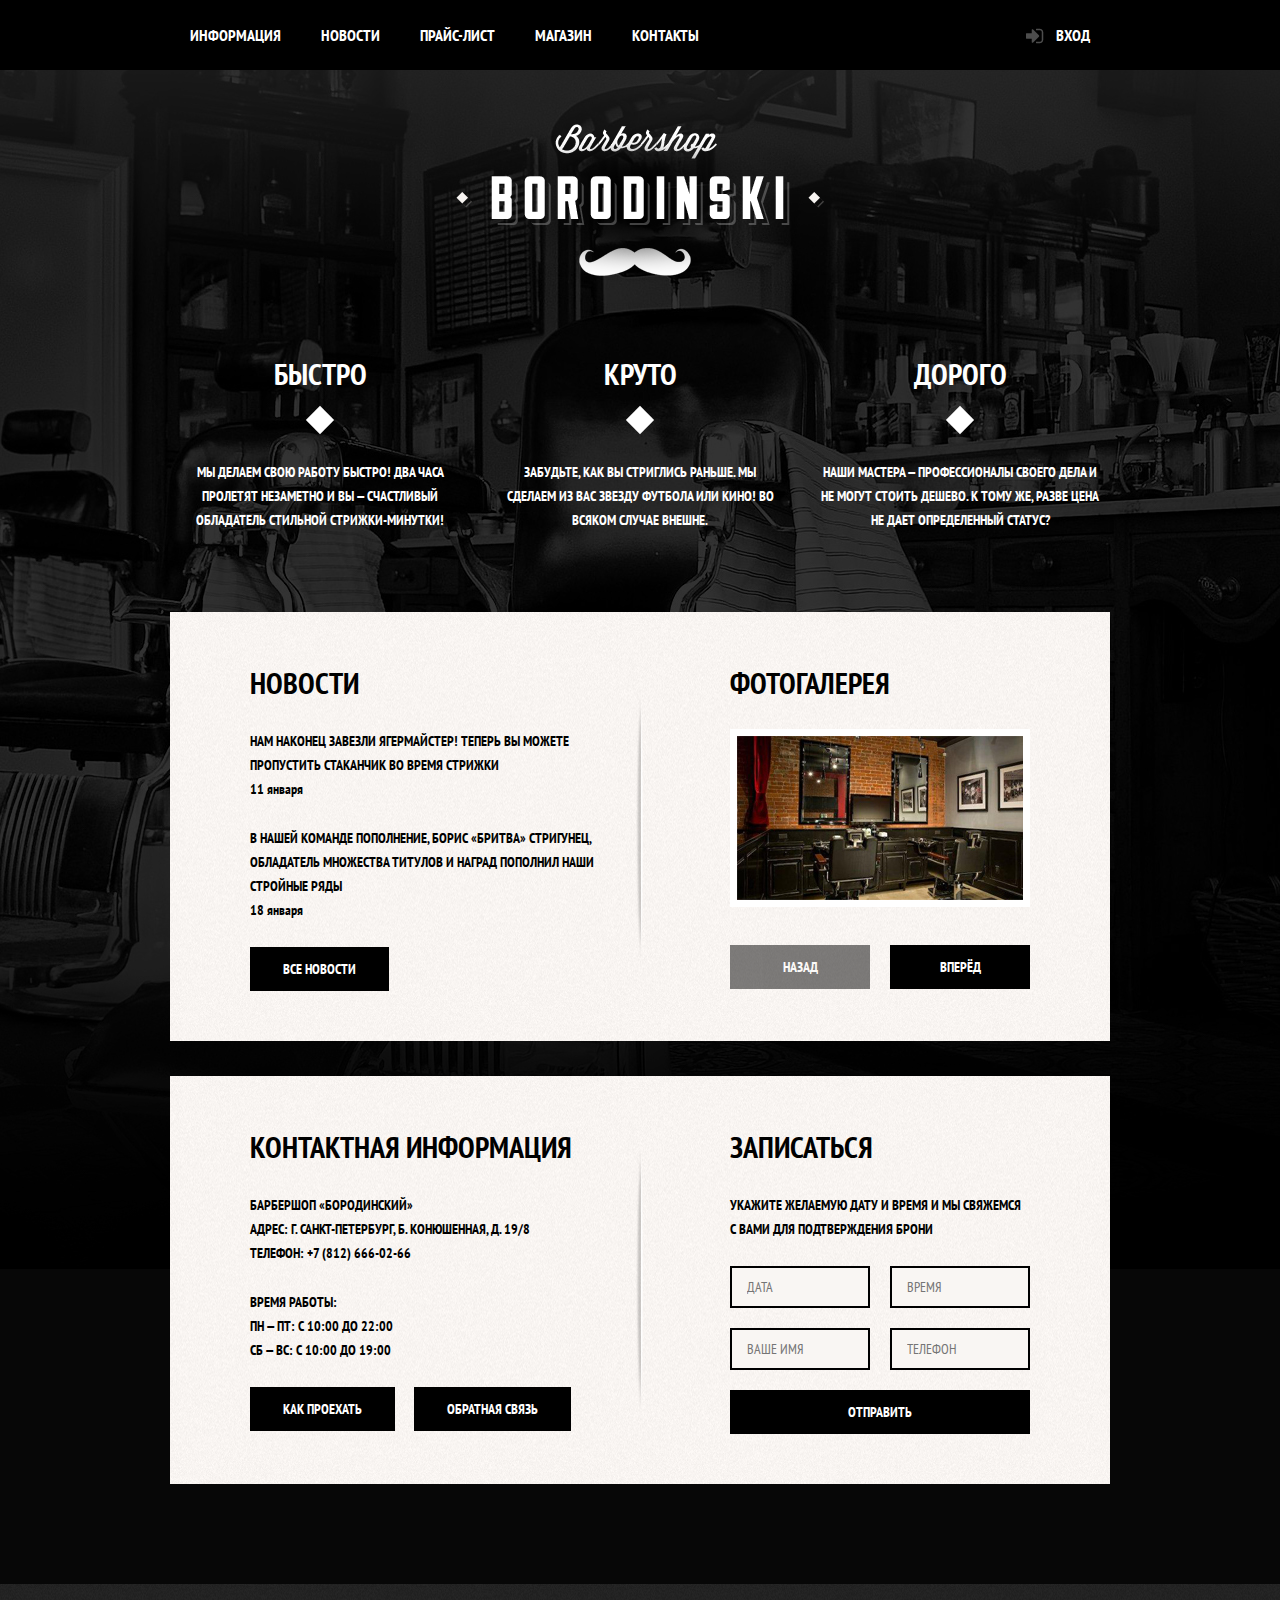
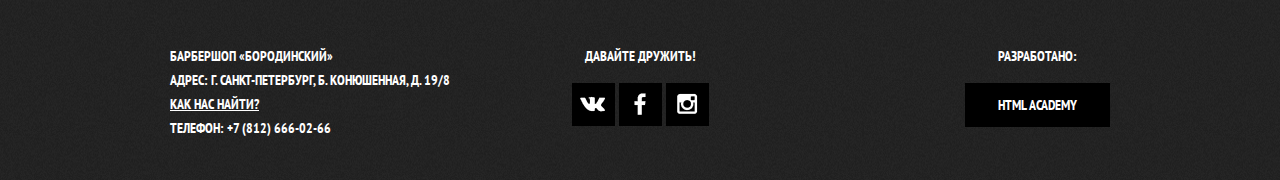
<file: index.html>
<!DOCTYPE html>
<html lang="ru">
  <head>
    <meta charset="utf-8">
    <title>HTML Academy: Барбершоп</title>
    <link rel="stylesheet" href="https://fonts.googleapis.com/css?family=PT+Sans+Narrow:400,700&amp;subset=latin,cyrillic">
    <link href="css/normalize.css" rel="stylesheet">
    <link href="css/style.css" rel="stylesheet">
  </head>
  <body>
	<header class="main-header">
		<div class="container clearfix">
			<nav class="main-navigation">
				<ul>
					<li>
						<a href="#">Информация</a>
					</li>
					<li>
						<a href="#">Новости</a>
					</li>
					<li>
						<a href="pricelist.html">Прайс-лист</a>
					</li>
					<li>
						<a href="catalog.html">Магазин</a>
					</li>
					<li>
						<a href="#">Контакты</a>
					</li>
				</ul>
			</nav>
			<div class="user-block">
				<a class="login" href="#">Вход</a>
			</div>
		</div>
	</header>

	<main class="container">
		<div class="index-logo">
			<img src="img/index-logo.png" width="368" height="204" alt="Барбершоп «Бородинский»">
		</div>

		<section class="features clearfix">
			<div class="features-item">
				<b class="features-name">Быстро</b>
				<p>Мы делаем свою работу быстро! Два часа пролетят незаметно и вы — счастливый обладатель стильной стрижки-минутки!</p>
			</div>
			<div class="features-item">
				<b class="features-name">Круто</b>
				<p>Забудьте, как вы стриглись раньше. Мы сделаем из вас звезду футбола или кино! Во всяком случае внешне.</p>
			</div>
			<div class="features-item">
				<b class="features-name">Дорого</b>
				<p>Наши мастера — профессионалы своего дела и не могут стоить дешево. К тому же, разве цена не дает определенный статус?</p>
			</div>
		</section>

		<div class="index-content clearfix">
			<div class="index-content-left">
				<h2 class="index-content-title">Новости</h2>
				<ul class="news-preview">
					<li>
						<p>Нам наконец завезли Ягермайстер! Теперь вы можете пропустить стаканчик во время стрижки</p>
						<time datetime="2016-01-11">11 января</time>
					</li>
					<li>
						<p>В нашей команде пополнение, Борис «Бритва» Стригунец, обладатель множества титулов и наград пополнил наши стройные ряды</p>
						<time datetime="2016-01-18">18 января</time>
					</li>
				</ul>
				<a class="btn" href="#">Все новости</a>
			</div>
			<div class="index-content-right">
				<h2 class="index-content-title">Фотогалерея</h2>
				<div class="gallery">
					<figure class="gallery-content">
						<img src="img/gallery-photo.jpg" width="286" height="164" alt="">
					</figure>
					<button class="btn gallery-prev disabled" type="button">Назад</button>
					<button class="btn gallery-next" type="button">Вперёд</button>
				</div>
			</div>
		</div>

		<div class="index-content clearfix">
			<div class="index-content-left">
				<h2 class="index-content-title">Контактная информация</h2>
				<p>
            		Барбершоп «Бородинский»<br>
            		Адрес: г. Санкт-Петербург, Б. Конюшенная, д. 19/8<br>
            		Телефон: +7 (812) 666-02-66
          		</p>
          		<p>
            		Время работы:<br>
            		пн — пт: с 10:00 до 22:00<br>
            		сб — вс: с 10:00 до 19:00
          		</p>
          		<a class="btn map-open-button" href="#">Как проехать</a>
          		<a class="btn" href="#">Обратная связь</a>
			</div>
			<div class="index-content-right">
				<h2 class="index-content-title">Записаться</h2>
				<p>Укажите желаемую дату и время и мы свяжемся с вами для подтверждения брони</p>
				<form class="appointment-form" action="https://echo.htmlacademy.ru" method="post">
					<input type="text" name="date" value="" placeholder="Дата">
					<input type="text" name="time" value="" placeholder="Время">
					<input type="text" name="name" value="" placeholder="Ваше имя">
					<input type="tel" name="phone" value="" placeholder="Телефон">
					<button class="btn" type="submit">Отправить</button>
				</form>
			</div>
		</div>

    <div class="footer-margin-index"></div>
	</main>

	<footer class="main-footer">
		<div class="container clearfix">
			<section class="footer-contacts">
				Барбершоп «Бородинский»<br>
          		Адрес: г. Санкт-Петербург, Б. Конюшенная, д. 19/8<br>
          		<a href="#">Как нас найти?</a><br>
          		Телефон: +7 (812) 666-02-66
			</section>
			<section class="footer-social">
				<p>Давайте дружить!</p>
        <ul class="social-list">
          <li>
            <a class="social-btn social-btn-vk" href="#">Вконтакте</a>
          </li>
          <li>
            <a class="social-btn social-btn-fb" href="#">Фейсбук</a>
          </li>
          <li>
            <a class="social-btn social-btn-inst" href="#">Инстаграм</a>
          </li>
        </ul>
			</section>
			<section class="footer-copyright">
				<p>Разработано:</p>
				<a class="btn" href="https://htmlacademy.ru">HTML Academy</a>
			</section>
		</div>
	</footer>

  <div class="modal-content">
    <button class="modal-content-close" type="button" title="Закрыть">Закрыть</button>
    <h2 class="modal-content-title">Личный кабинет</h2>
    <p>Введите свой логин и пароль</p>
    <form class="login-form" action="https://echo.htmlacademy.ru" method="post">
      <input class="icon-user" type="text" name="login" placeholder="Логин">
      <input class="icon-password" type="password" name="password" placeholder="Пароль">
      <label class="login-checkbox">
        <input type="checkbox" name="remember">
        <span class="checkbox-indicator"></span>
        Запомните меня
      </label>
      <a class="restore" href="#">Я забыл пароль!</a>
      <button class="btn" type="submit">Войти</button>
    </form>
  </div>
  <div class="modal-content-map">
    <button class="modal-content-close" type="button" title="Закрыть">Закрыть</button>
    <div id="yandex-map"></div>
  </div>

  <script src="js/script.js" type="application/javascript"></script>
  </body>
</html>
</file>
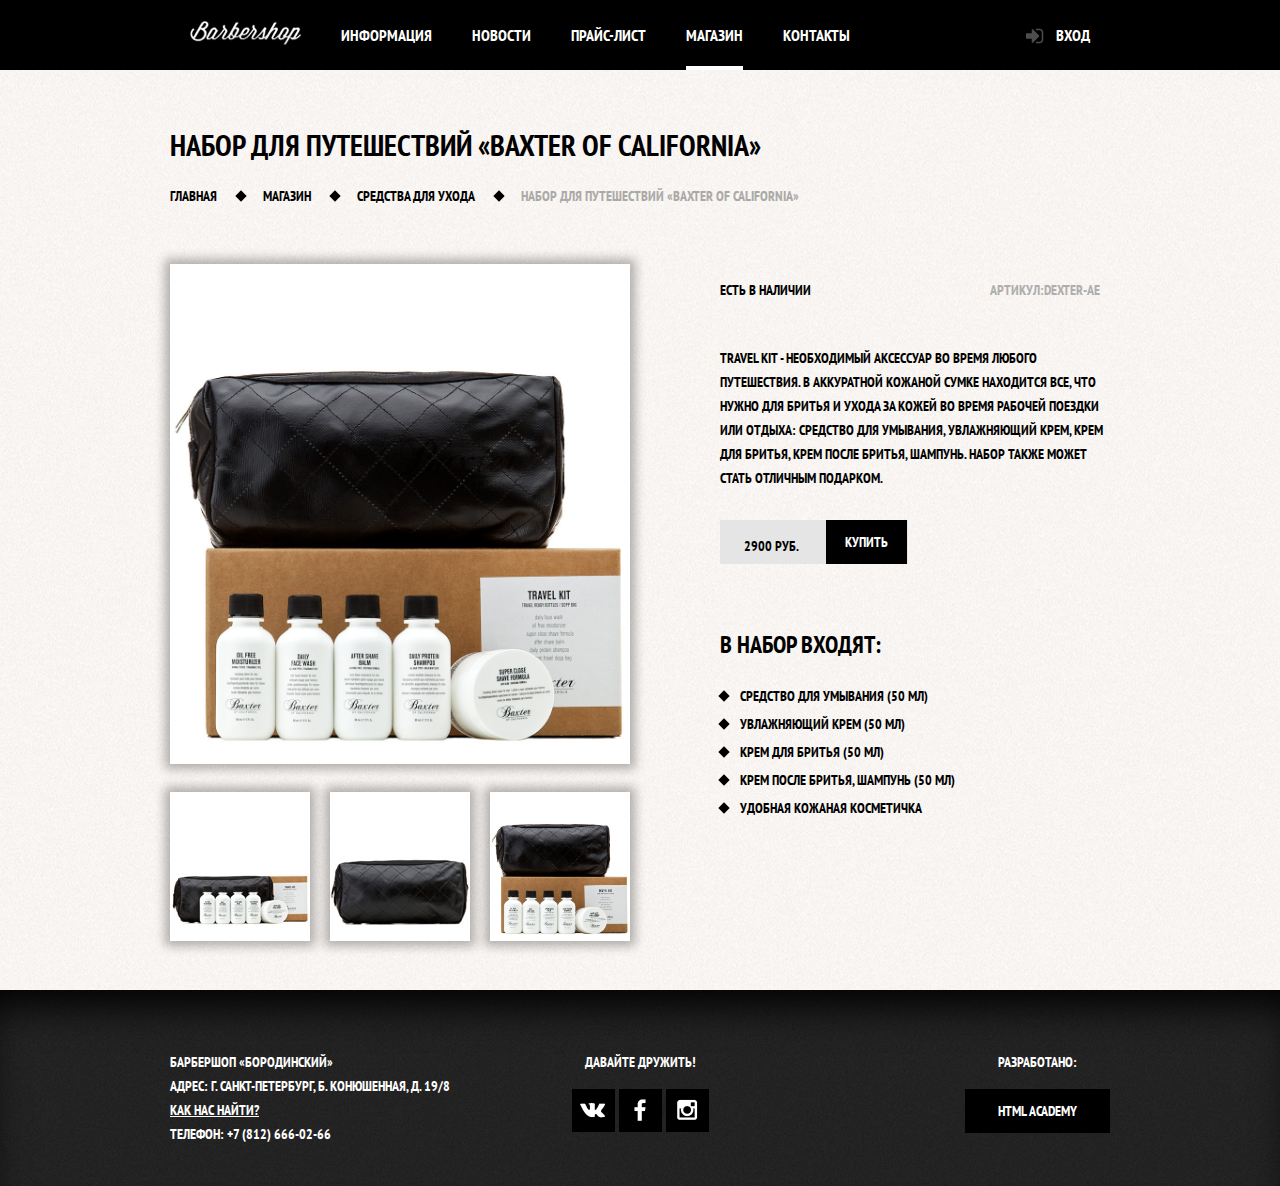
<file: catalog-item.html>
<!DOCTYPE html>
<html lang="ru">
  <head>
    <meta charset="utf-8">
    <title>HTML Academy: Барбершоп</title>
    <link rel="stylesheet" href="https://fonts.googleapis.com/css?family=PT+Sans+Narrow:400,700&amp;subset=latin,cyrillic">
    <link href="css/normalize.css" rel="stylesheet">
    <link href="css/style.css" rel="stylesheet">
  </head>
  <body class="body-item">
  <header class="main-header">
    <div class="container clearfix">
      <nav class="main-navigation">
        <ul>
          <li>
            <a class="nav-home" href="index.html">
              <img src="img/header-logo.png" width="111" height="24" alt="Барбершоп «Бородинский»">
            </a>
          </li>
          <li>
            <a href="#">Информация</a>
          </li>
          <li>
            <a href="#">Новости</a>
          </li>
          <li>
            <a href="pricelist.html">Прайс-лист</a>
          </li>
          <li class="current-nav-page">
            <a href="catalog.html">Магазин</a>
          </li>
          <li>
            <a href="#">Контакты</a>
          </li>
        </ul>
      </nav>
      <div class="user-block">
        <a class="login" href="#">Вход</a>
      </div>
    </div>
  </header>

  <main class="container">
    <h2>Набор для путешествий &laquo;Baxter of California&raquo;</h2>
    <div class="breadcrumbs">
      <ul>
        <li>
          <a href="index.html">Главная</a>
        </li>
        <li>
          <a href="catalog.html">Магазин</a>
        </li>
        <li>
          <a href="catalog.html">Средства для ухода</a>
        </li>
        <li>
          <span class="inactive-link">Набор для путешествий &laquo;Baxter of California&raquo;</span>
        </li>
      </ul>
    </div>

    <div class="main-content clearfix">
      <div class="gallery-product">
        <img class="gallery-img-main" src="img/baxter-travel-set-1.jpg" width="460" height="500" alt="Набор для путешествий &laquo;Baxter of California&raquo;"><br>
        <img class="gallery-img-bottom" src="img/baxter-travel-set-2.jpg" width="140" height="149" alt="Набор для путешествий &laquo;Baxter of California&raquo;">
        <img class="gallery-img-bottom" src="img/baxter-travel-set-3.jpg" width="140" height="149" alt="Набор для путешествий &laquo;Baxter of California&raquo;">
        <img class="gallery-img-bottom" src="img/baxter-travel-set-1.jpg" width="140" height="149" alt="Набор для путешествий &laquo;Baxter of California&raquo;">
      </div>

      <div class="product-description">
        <div class="clearfix">
          <p class="availability">Есть в наличии</p>
          <span class="article-code">Артикул:DEXTER-AE</span>
        </div>
        <p>Travel Kit - необходимый аксессуар во время любого путешествия. В аккуратной кожаной сумке находится все, что нужно для бритья и ухода за кожей во время рабочей поездки или отдыха: средство для умывания, увлажняющий крем, крем для бритья, крем после бритья, шампунь. Набор также может стать отличным подарком.</p>
        <div class="item-price-and-purchase">
          <div class="item-price">
            2900 руб.
          </div>
          <a class="btn" href="#">Купить</a>
        </div>
        <h3>В набор входят:</h3>
        <ul class="item-contents">
          <li>Средство для умывания (50 мл)</li>
          <li>Увлажняющий крем (50 мл)</li>
          <li>Крем для бритья (50 мл)</li>
          <li>Крем после бритья, шампунь (50 мл)</li>
          <li>Удобная кожаная косметичка</li>
        </ul>
      </div>
    </div>

    <div class="footer-margin-item"></div>
  </main>

  <footer class="main-footer inner-page-footer">
    <div class="container clearfix">
      <section class="footer-contacts">
        Барбершоп «Бородинский»<br>
              Адрес: г. Санкт-Петербург, Б. Конюшенная, д. 19/8<br>
              <a href="#">Как нас найти?</a><br>
              Телефон: +7 (812) 666-02-66
      </section>
      <section class="footer-social">
        <p>Давайте дружить!</p>
        <ul class="social-list">
          <li>
            <a class="social-btn social-btn-vk" href="#">Вконтакте</a>
          </li>
          <li>
            <a class="social-btn social-btn-fb" href="#">Фейсбук</a>
          </li>
          <li>
            <a class="social-btn social-btn-inst" href="#">Инстаграм</a>
          </li>
        </ul>
      </section>
      <section class="footer-copyright">
        <p>Разработано:</p>
        <a class="btn" href="https://htmlacademy.ru">HTML Academy</a>
      </section>
    </div>
  </footer>
  </body>
</html>
</file>
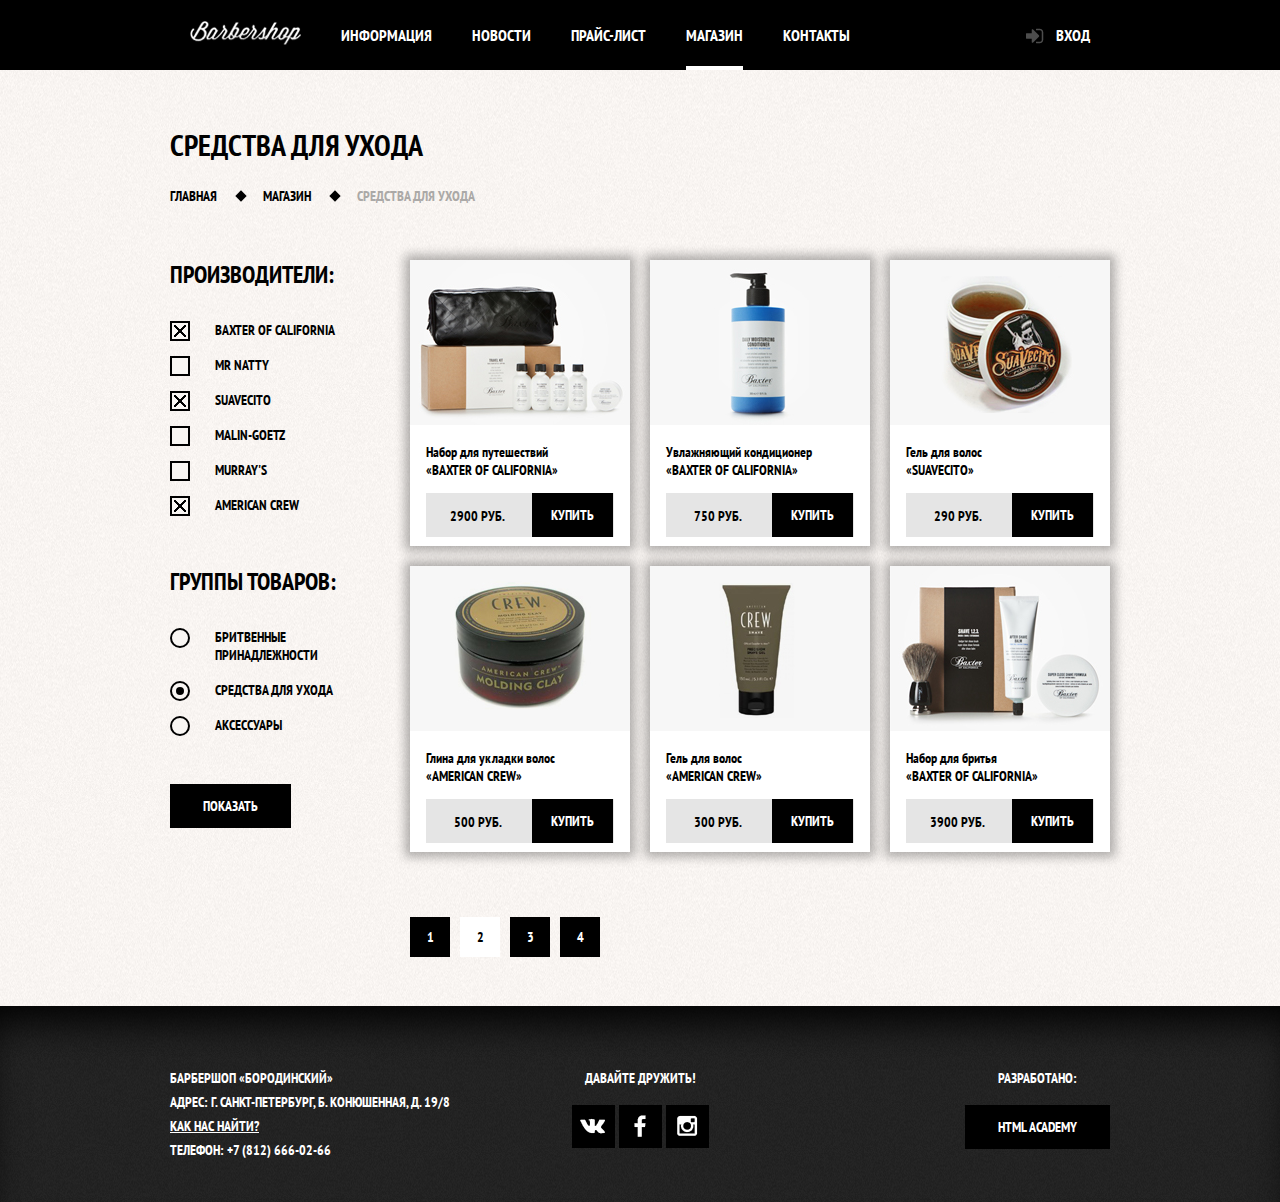
<file: catalog.html>
<!DOCTYPE html>
<html lang="ru">
  <head>
    <meta charset="utf-8">
    <title>HTML Academy: Барбершоп</title>
    <link rel="stylesheet" href="https://fonts.googleapis.com/css?family=PT+Sans+Narrow:400,700&amp;subset=latin,cyrillic">
    <link href="css/normalize.css" rel="stylesheet">
    <link href="css/style.css" rel="stylesheet">
  </head>
  <body class="body-catalog">
  <header class="main-header">
    <div class="container clearfix">
      <nav class="main-navigation">
        <ul>
          <li>
            <a class="nav-home" href="index.html">
              <img src="img/header-logo.png" width="111" height="24" alt="Барбершоп «Бородинский»">
            </a>
          </li>
          <li>
            <a href="#">Информация</a>
          </li>
          <li>
            <a href="#">Новости</a>
          </li>
          <li>
            <a href="pricelist.html">Прайс-лист</a>
          </li>
          <li class="current-nav-page">
            <a>Магазин</a>
          </li>
          <li>
            <a href="#">Контакты</a>
          </li>
        </ul>
      </nav>
      <div class="user-block">
        <a class="login" href="#">Вход</a>
      </div>
    </div>
  </header>

  <main class="container">
    <h2>Средства для ухода</h2>
    <div class="breadcrumbs">
      <ul>
        <li>
          <a href="index.html">Главная</a>
        </li>
        <li>
          <a href="catalog.html">Магазин</a>
        </li>
        <li>
          <span class="inactive-link">Средства для ухода</span>
        </li>
      </ul>
    </div>

    <div class="main-content clearfix">
      <div class="filter">
        <form class="filter-form" action="https://echo.htmlacademy.ru" method="post">
          <h3>Производители:</h3>
          <ul class="filter-brand">
            <li>
              <input type="checkbox" name="baxter-of-california" id="baxter-of-california" checked>
              <label for="baxter-of-california">Baxter of California</label>
            </li>
            <li>
              <input type="checkbox" name="mr-natty" id="mr-natty">
              <label for="mr-natty">Mr Natty</label>
            </li>
            <li>
              <input type="checkbox" name="suavecito" id="suavecito" checked>
              <label for="suavecito">Suavecito</label>
            </li>
            <li>
              <input type="checkbox" name="malin-goetz" id="malin-goetz">
              <label for="malin-goetz">Malin-Goetz</label>
            </li>
            <li>
              <input type="checkbox" name="murrays" id="murrays">
              <label for="murrays">Murray's</label>
            </li>
            <li>
              <input type="checkbox" name="american-crew" id="american-crew" checked="">
              <label for="american-crew">American Crew</label>
            </li>
          </ul>
          <h3>Группы товаров:</h3>
          <ul class="filter-product-type">
            <li>
              <input type="radio" id="radio1" name="product-type" value="shaving-accessories">
              <label for="radio1">
                Бритвенные принадлежности
              </label>
            </li>
            <li>
              <input type="radio" id="radio2" name="product-type" value="care" checked>
              <label for="radio2">
                Средства для ухода
              </label>
            </li>
            <li>
              <input type="radio" id="radio3" name="product-type" value="accessories">
              <label for="radio3">
                Аксессуары
              </label>
            </li>
          </ul>
          <button class="btn" type="submit">Показать</button>
        </form>
      </div>

      <div class="products">
        <div class="product-articles clearfix">
          <article class="product-article">
            <a class="product-link" href="catalog-item.html">
              <img src="img/baxter-travel-set.jpg" width="220" height="165" alt="Набор для путешествий &laquo;Baxter of California&raquo;">
              <p>Набор для путешествий<br>&laquo;BAXTER OF CALIFORNIA&raquo;</p>
            </a>
            <div class="item-price-and-purchase">
              <div class="item-price">
                2900 руб.
              </div>
              <a class="btn" href="#">Купить</a>
            </div>
          </article>
          <article class="product-article">
            <a class="product-link" href="#">
              <img src="img/baxter-conditioner.jpg" width="220" height="165" alt="Увлажняющий кондиционер &laquo;Baxter of California&raquo;">
              <p>Увлажняющий кондиционер<br>&laquo;BAXTER OF CALIFORNIA&raquo;</p>
            </a>
            <div class="item-price-and-purchase">
              <div class="item-price">
                750 руб.
              </div>
              <a class="btn" href="#">Купить</a>
            </div>
          </article>
          <article class="product-article">
            <a class="product-link" href="#">
              <img src="img/suavecito-hair-gel.jpg" width="220" height="165" alt="Гель для волос &laquo;Suavecito&raquo;">
              <p>Гель для волос<br>&laquo;SUAVECITO&raquo;</p>
            </a>
            <div class="item-price-and-purchase">
              <div class="item-price">
                290 руб.
              </div>
              <a class="btn" href="#">Купить</a>
            </div>
          </article>
          <article class="product-article">
            <a class="product-link" href="#">
              <img src="img/american-crew-clay.jpg" width="220" height="165" alt="Глина для укладки волос &laquo;American Crew&raquo;">
              <p>Глина для укладки волос<br>&laquo;AMERICAN CREW&raquo;</p>
            </a>
            <div class="item-price-and-purchase">
              <div class="item-price">
                500 руб.
              </div>
              <a class="btn" href="#">Купить</a>
            </div>
          </article>
          <article class="product-article">
            <a class="product-link" href="#">
              <img src="img/american-crew-hair-gel.jpg" width="220" height="165" alt="Гель для волос &laquo;American Crew&raquo;">
              <p>Гель для волос<br>&laquo;AMERICAN CREW&raquo;</p>
            </a>
            <div class="item-price-and-purchase">
              <div class="item-price">
                300 руб.
              </div>
              <a class="btn" href="#">Купить</a>
            </div>
          </article>
          <article class="product-article">
            <a class="product-link" href="#">
              <img src="img/baxter-grooming-set.jpg" width="220" height="165" alt="Набор для бритья &laquo;Baxter of California&raquo;">
              <p>Набор для бритья<br>&laquo;BAXTER OF CALIFORNIA&raquo;</p>
            </a>
            <div class="item-price-and-purchase">
              <div class="item-price">
                3900 руб.
              </div>
              <a class="btn" href="#">Купить</a>
            </div>
          </article>
        </div>
        <ul class="products-paging">
          <li>
            <a href="#">1</a>
          </li>
          <li>
            <span class="current-page">2</span>
          </li>
          <li>
            <a href="#">3</a>
          </li>
          <li>
            <a href="#">4</a>
          </li>
        </ul>
      </div>
    </div>

    <div class="footer-margin-catalog"></div>
  </main>

  <footer class="main-footer inner-page-footer">
    <div class="container clearfix">
      <section class="footer-contacts">
        Барбершоп «Бородинский»<br>
              Адрес: г. Санкт-Петербург, Б. Конюшенная, д. 19/8<br>
              <a href="#">Как нас найти?</a><br>
              Телефон: +7 (812) 666-02-66
      </section>
      <section class="footer-social">
        <p>Давайте дружить!</p>
        <ul class="social-list">
          <li>
            <a class="social-btn social-btn-vk" href="#">Вконтакте</a>
          </li>
          <li>
            <a class="social-btn social-btn-fb" href="#">Фейсбук</a>
          </li>
          <li>
            <a class="social-btn social-btn-inst" href="#">Инстаграм</a>
          </li>
        </ul>
      </section>
      <section class="footer-copyright">
        <p>Разработано:</p>
        <a class="btn" href="https://htmlacademy.ru">HTML Academy</a>
      </section>
    </div>
  </footer>
  </body>
</html>
</file>
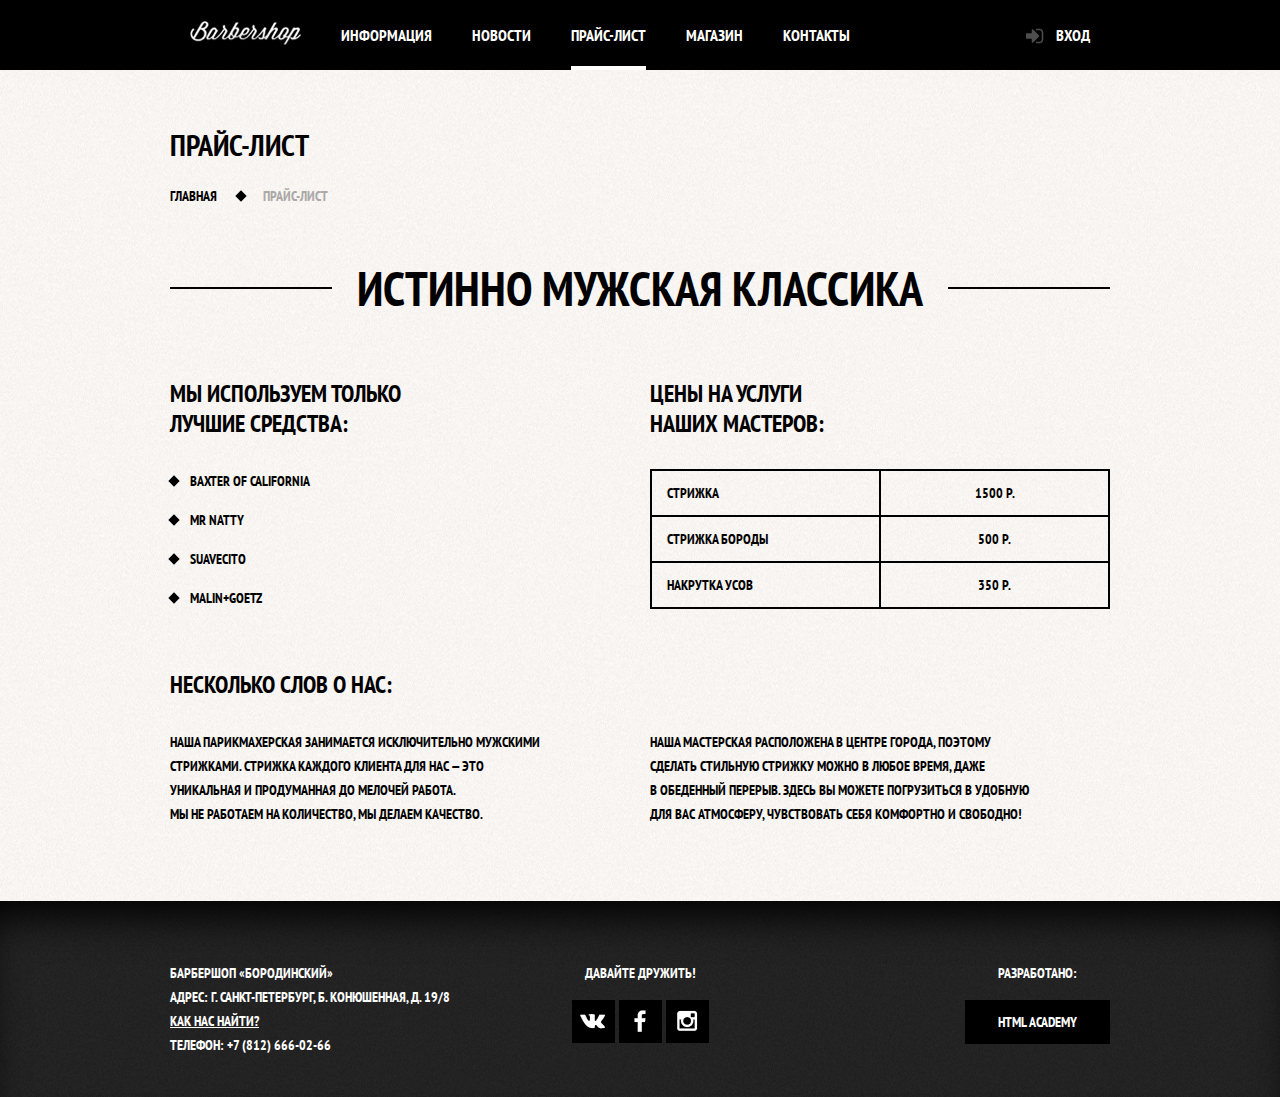
<file: pricelist.html>
<!DOCTYPE html>
<html lang="ru">
  <head>
    <meta charset="utf-8">
    <title>HTML Academy: Барбершоп</title>
    <link rel="stylesheet" href="https://fonts.googleapis.com/css?family=PT+Sans+Narrow:400,700&amp;subset=latin,cyrillic">
    <link href="css/normalize.css" rel="stylesheet">
    <link href="css/style.css" rel="stylesheet">
  </head>
  <body class="body-item">
  <header class="main-header">
    <div class="container clearfix">
      <nav class="main-navigation">
        <ul>
          <li>
            <a class="nav-home" href="index.html">
              <img src="img/header-logo.png" width="111" height="24" alt="Барбершоп «Бородинский»">
            </a>
          </li>
          <li>
            <a href="#">Информация</a>
          </li>
          <li>
            <a href="#">Новости</a>
          </li>
          <li class="current-nav-page">
            <a>Прайс-лист</a>
          </li>
          <li>
            <a href="catalog.html">Магазин</a>
          </li>
          <li>
            <a href="#">Контакты</a>
          </li>
        </ul>
      </nav>
      <div class="user-block">
        <a class="login" href="#">Вход</a>
      </div>
    </div>
  </header>

  <main class="container">
    <div class="inner-page-title">
      <h2>Прайс-лист</h2>
      <div class="breadcrumbs">
        <ul>
          <li>
            <a href="index.html">Главная</a>
          </li>
          <li>
            <span class="inactive-link">Прайс-лист</span>
          </li>
        </ul>
      </div>
    </div>

    <div class="inner-content">
      <div class="big-heading">
        <h3>Истинно мужская классика</h3>
      </div>

      <div class="inner-columns clearfix">
        <div class="inner-column-left">
          <h3>Мы используем только<br> лучшие средства:</h3>
          <ul class="custom-list-1">
            <li>Baxter of California</li>
            <li>Mr Natty</li>
            <li>Suavecito</li>
            <li>Malin+Goetz</li>
          </ul>
        </div>
        <div class="inner-column-right">
          <h3>Цены на услуги<br> наших мастеров:</h3>
          <table class="prices-table">
            <tr>
              <td>Стрижка</td>
              <td>1500 р.</td>
            </tr>
            <tr>
              <td>Стрижка бороды</td>
              <td>500 р.</td>
            </tr>
            <tr>
              <td>Накрутка усов</td>
              <td>350 р.</td>
            </tr>
          </table>
        </div>
      </div>
      <div class="inner-columns clearfix">
        <h3>Несколько слов о нас:</h3>
        <div class="inner-column-left">
          <p class="short-text">Наша парикмахерская занимается исключительно мужскими стрижками. Стрижка каждого клиента для нас — это уникальная и продуманная до мелочей работа. Мы не работаем на количество, мы делаем качество.</p>
        </div>
        <div class="inner-column-right">
          <p class="short-text">Наша мастерская расположена в центре города, поэтому сделать стильную стрижку можно в любое время, даже в обеденный перерыв. Здесь вы можете погрузиться в удобную для вас атмосферу, чувствовать себя комфортно и свободно!</p>
        </div>
      </div>
    </div>
  </main>

  <footer class="main-footer inner-page-footer">
    <div class="container clearfix">
      <section class="footer-contacts">
        Барбершоп «Бородинский»<br>
              Адрес: г. Санкт-Петербург, Б. Конюшенная, д. 19/8<br>
              <a href="#">Как нас найти?</a><br>
              Телефон: +7 (812) 666-02-66
      </section>
      <section class="footer-social">
        <p>Давайте дружить!</p>
        <ul class="social-list">
          <li>
            <a class="social-btn social-btn-vk" href="#">Вконтакте</a>
          </li>
          <li>
            <a class="social-btn social-btn-fb" href="#">Фейсбук</a>
          </li>
          <li>
            <a class="social-btn social-btn-inst" href="#">Инстаграм</a>
          </li>
        </ul>
      </section>
      <section class="footer-copyright">
        <p>Разработано:</p>
        <a class="btn" href="https://htmlacademy.ru">HTML Academy</a>
      </section>
    </div>
  </footer>
  </body>
</html>
</file>
<file: css/style.css>
body {
  min-width: 960px;

  font-weight: 700;
  font-size: 14px;
  line-height: 24px;
  font-family: "PT Sans Narrow", "Arial", sans-serif;
  color: #ffffff;
  text-transform: uppercase;

  background: #000000 url("../img/index-background.jpg") no-repeat center top;
}

h2 {
  font-size: 30px;
  line-height: 42px;
}

h3 {
  font-size: 24px;
  line-height: 30px;

  margin-top: 0;
}

/*Document Block Model*/
.clearfix::after {
  content: "";
  display: table;
  clear: both;
}

.container {
  width: 940px;
  margin: 0 auto;
  padding: 0 10px;
}

.main-header {
  margin-bottom: 54px;

  color: #ffffff;

  background-color: #000000;
}

.main-navigation {
  float: left;
  width: 780px;
  min-height: 70px;
}

.main-navigation ul {
  margin: 0;
  padding: 0;

  list-style: none;
  font-size: 0;
}

.main-navigation li {
  display: inline-block;

  font-size: 16px;
  line-height: 20px;
  vertical-align: top;
}

.main-navigation a {
  display: block;
  padding: 25px 20px;

  color: #ffffff;
  text-decoration: none;
}

.main-navigation a.nav-home {
  padding: 21px 20px;
}

.main-navigation a.nav-home:hover {
  background: none;
}

.main-navigation a:hover {
  background: #242424;
}

.user-block {
  float: right;
  max-width: 140px;

  min-height: 70px;
}

.login {
  position: relative;

  display: inline-block;
  padding: 25px 20px;
  padding-left: 50px;

  font-size: 16px;
  line-height: 20px;
  vertical-align: top;
  color: #ffffff;
  text-decoration: none;
}

.login:hover {
  background-color: #242424;
}

.login::before {
  content: "";
  position: absolute;
  top: 28px;
  left: 20px;

  width: 18px;
  height: 18px;

  background: transparent url("../img/sprite.png") no-repeat;
  background-position: -10px -208px;
  opacity: 0.3;
}

.login:hover::before {
  opacity: 1;
}

.index-logo {
  width: 368px;
  height: 204px;
  margin: 0 auto;
  margin-bottom: 25px;
}

.index-logo img {
  width: 368px;
  height: 204px;
}

.features {
  margin-bottom: 80px;
}

.features-item {
  float: left;
  width: 300px;
  margin-right: 20px;

  text-align: center;
}

.features-item:last-child {
  margin-right: 0;
}

.features-name {
  position: relative;

  display: block;
  margin-bottom: 30px;
  padding-bottom: 35px;

  font-size: 30px;
  line-height: 42px;
}

.features-item p {
  margin: 10px;
  margin-bottom: 0;
}

.features-name::after {
  content: "";
  position: absolute;
  bottom: 0;
  left: 50%;

  display: block;
  width: 20px;
  height: 20px;
  margin-left: -10px;

  background-color: #ffffff;
  transform: rotate(45deg);
}

.index-content {
  margin-bottom: 35px;
  padding: 50px 80px;

  color: #000000;

  background: url("../img/divider-vertical.png") no-repeat center,
    #f8f5f2 url("../img/pattern-white.jpg");
}

.index-content-left {
  float: left;
  width: 380px;
}

.index-content-right {
  float: right;
  width: 300px;
}

.index-content-title {
  margin: 0;
  margin-bottom: 25px;

  font-size: 30px;
  line-height: 42px;
}

.index-content p {
  margin: 0;
  margin-bottom: 25px;
}

.news-preview {
  margin: 0;
  padding: 0;
  padding-right: 35px;

  list-style: none;
}

.news-preview li {
  margin-bottom: 25px;
}

.news-preview p {
  margin-bottom: 0;
}

.news-preview time {
  text-transform: none;
}

.btn {
  display: inline-block;
  margin-right: 16px;
  padding: 10px 33px;

  font-weight: 700;
  font-size: 14px;
  line-height: 24px;
  font-family: "PT Sans Narrow", "Arial", sans-serif;
  vertical-align: top;
  text-align: center;
  color: #ffffff;
  text-transform: uppercase;
  text-decoration: none;

  background-color: #000000;
  border: none;
  cursor: pointer;
}

.btn:hover,
.btn:active {
  background-color: #663d15;
}

.btn.disabled,
.btn:disabled {
  cursor: default;
  opacity: 0.5;
}

.btn.disabled:hover,
.btn:disabled:hover {
  background-color: #000000;
}

.gallery {
  position: relative;

  height: 260px;
}

.gallery-content {
  height: 164px;
  margin: 0;

  background-color: #cccccc;
  border: 7px solid #ffffff;
}

.gallery-content img {
  width: 286px;
  height: 164px;
}

.gallery .btn {
  position: absolute;
  bottom: 0;

  width: 140px;
  margin: 0;
}

.gallery-prev {
  left: 0;
}

.gallery-next {
  right: 0;
}

.appointment-form input {
  float: left;
  width: 106px;
  margin-right: 20px;
  margin-bottom: 20px;
  padding: 7px 15px;

  font-size: 14px;
  line-height: 24px;
  font-family: "PT Sans Narrow", "Arial", sans-serif;
  color: #000000;
  text-transform: uppercase;

  background-color: #f9f6f3;
  border: 2px solid #000000;
}

.appointment-form input:focus {
  border: 2px solid #663d15;
}

.appointment-form input:nth-child(2n) {
  margin-right: 0;
}

.appointment-form .btn {
  clear: both;
  width: 100%;
}

.footer-margin-index {
  height: 65px;
}

.main-footer {
  padding-top: 60px;
  padding-bottom: 40px;

  color: #ffffff;
  line-height: 24px;

  background: #252525 url("../img/footer-background.png");
}

.footer-contacts {
  float: left;
  width: 320px;
  margin-right: 60px;
}

.footer-contacts a {
  color: #ffffff;
}

.footer-contacts a:hover {
  text-decoration: none;
}

.footer-social {
  float: left;
  width: 180px;

  text-align: center;
}

.footer-social p {
  margin: 0;
  margin-bottom: 15px;
}

.social-list {
  margin: 0;
  padding: 0;

  list-style: none;
  font-size: 0;
}

.social-list li {
  display: inline-block;

  vertical-align: top;
}

.social-btn {
  display: inline-block;
  width: 43px;
  height: 43px;
  margin: 0 2px;

  font-size: 0;
  vertical-align: top;
  text-decoration: none;

  background: #000000 url("../img/sprite.png") no-repeat center;

  transition:
    background-position 0.5s,
    background-color 0.5s;
}

.social-btn:hover {
  background-color: #ffffff;
}

.social-btn-vk {
  background-position: -2px -231px;
}

.social-btn-vk:hover {
  background-position: -2px -267px;
}

.social-btn-fb {
  background-position: 5px -32px;
}

.social-btn-fb:hover {
  background-position: 5px -74px;
}

.social-btn-inst {
  background-position: 1px -116px;
}

.social-btn-inst:hover {
  background-position: 1px -157px;
}

.footer-copyright {
  float: right;
  max-width: 180px;
}

.footer-copyright p {
  margin: 0;
  margin-bottom: 15px;

  text-align: center;
}

.footer-copyright .btn {
  margin-right: 0;
}

.footer-copyright .btn:hover {
  color: #000000;

  background-color: #ffffff;
}

/****************/
/* Catalog page */
/****************/
.current-nav-page {
  position: relative;
}

.current-nav-page a:hover {
  background: none;
}

.current-nav-page a::after {
  content: "";

  width: calc(100% - 40px);
  height: 4px;
  background-color: #ffffff;

  position: absolute;
  bottom: 0;
  left: 20px;
}

.body-catalog {
  line-height: 18px;
  color: #000000;

  background: #ffffff url("../img/pattern-white.jpg") repeat;
}

h2 {
  margin-bottom: 20px;
}

.breadcrumbs {
  max-width: 940px;

  margin-bottom: 54px;
}

.breadcrumbs ul {
  margin: 0;
  padding: 0;

  list-style: none;
  font-size: 0;
}

.breadcrumbs li {
  display: inline-block;

  font-size: 14px;
  line-height: 20px;
  vertical-align: top;
}

.breadcrumbs a {
  position: relative;

  display: block;
  padding: 0;
  padding-right: 28px;
  margin-right: 18px;

  color: #000000;
  text-decoration: none;
}

.breadcrumbs a:hover {
  text-decoration: underline;
}

.breadcrumbs span {
  color: #aba9a7;
}

.breadcrumbs a::after {
  content: "";
  position: absolute;
  top: 6px;
  right: 0;

  display: block;
  width: 8px;
  height: 8px;

  background-color: #000000;
  transform: rotate(45deg);
}

.main-content {
  clear: both;
}

.filter {
  float: left;
  width: 220px;
}

.filter-form h3 {
  margin-bottom: 31px;
}

.filter-brand {
  margin: 0;
  margin-bottom: 53px;
  padding: 0;

  list-style: none;
}

input[type="checkbox"],
input[type="radio"] {
  display: none;
}

input[type="checkbox"] + label,
.filter-product-type label {
  display: block;
  margin: 17px 0;
  line-height: 18px;
  padding-left: 45px;
  position: relative;
  cursor: pointer;
}

.filter-brand li:hover,
.filter-product-type li:hover {
  color: #663d15;
}

input[type="checkbox"] + label::before,
.filter-product-type label::before {
  content: "";
  width: 16px;
  height: 16px;
  border: 2px solid #000000;
  background-color: #f9f6f3;
  position: absolute;
  top: 0;
  left: 0;
}

.filter-product-type label::before {
  border-radius: 50%;
}

input[type="checkbox"]:checked + label::after {
  content: "";

  width: 12px;
  height: 12px;
  background-position: -10px -10px;

  position: absolute;
  top: 4px;
  left: 4px;
  background-image: url("../img/sprite.png");
  background-repeat: no-repeat;
}

input[type="radio"]:checked + label::after {
  content: "";

  width: 8px;
  height: 8px;

  position: absolute;
  top: 6px;
  left: 6px;
  background-color: #000000;
  border-radius: 50%;
}

input[type="checkbox"].disabled + label,
input[type="checkbox"]:disabled + label,
input[type="radio"].disabled + label,
input[type="radio"]:disabled + label {
  cursor: default;
  color: #aba9a7;
}

input[type="checkbox"].disabled + label::before,
input[type="checkbox"]:disabled + label::before,
input[type="radio"].disabled + label::before,
input[type="radio"]:disabled + label::before {
  border-color: #aba9a7;
}

input[type="checkbox"].disabled + label::after,
input[type="checkbox"]:disabled + label::after
{
  opacity: 0.3;
}

input[type="radio"].disabled + label::after,
input[type="radio"]:disabled + label::after {
  background-color: #aba9a7;
}

.filter-product-type {
  margin: 0;
  margin-bottom: 50px;
  padding: 0;

  list-style: none;
}

.products {
  float: right;
  width: 700px;
}

.product-articles {
  margin-bottom: 45px;
}

.product-article {
  float: left;
  width: 220px;
  min-height: 286px;
  margin-bottom: 20px;
  margin-right: 20px;

  background-color: #ffffff;

  box-shadow: 0px 0px 10px 5px rgba(0, 1, 1, 0.3);
}

.product-article:nth-child(3n) {
  margin-right: 0;
}

.product-link {
  color: #000000;
  text-decoration: none;
  text-transform: none;
}

.product-link:hover {
  text-decoration: underline;
}

.product-link p {
  padding-left: 16px;
  padding-right: 16px;
}

.item-price-and-purchase {
  margin: 0 16px;

  background-color: #e5e5e5;
}

.item-price {
  display: inline-block;
  vertical-align: top;
  width: 103px;
  padding-top: 14px;
  text-align: center;
}

.item-price-and-purchase .btn {
  margin: 0;
  padding-left: 19px;
  padding-right: 19px;
}

.products-paging {
  margin: 0;
  padding: 0;

  list-style: none;
}

.products-paging li {
  display: inline-block;
  width: 40px;
  height: 40px;
  margin-right: 7px;

  color: #ffffff;
  font-size: 14px;
  line-height: 18px;
  vertical-align: top;

  background-color: #000000;
}

.products-paging a {
  display: block;
  width: 100%;
  height: 29px;
  padding-top: 11px;

  color: #ffffff;
  text-align: center;
  text-decoration: none;
}

.products-paging a:hover {
  background-color: #663d15;
}

.products-paging span {
  display: block;
  width: 100%;
  height: 29px;
  padding-top: 11px;

  color: #000000;
  text-align: center;

  background-color: #ffffff;
}

.footer-margin-catalog {
  height: 49px;
}

/****************/
/* Product page */
/****************/
.body-item {
  line-height: 24px;
  color: #000000;

  background: #ffffff url("../img/pattern-white.jpg") repeat;
}

.gallery-product {
  float: left;
  width: 460px;
}

.gallery-product img {
  box-shadow: 0px 0px 10px 5px rgba(0, 1, 1, 0.3);
}

.gallery-img-main {
  height: 500px;
  margin: 0 auto;
  margin-bottom: 21px;
}

.gallery-img-bottom {
  float: left;
  width: 140px;
  height: 149px;
  margin-right: 20px;
}

.gallery-img-bottom:last-child {
  margin-right: 0;
}

.product-description {
  float: right;
  width: 390px;
}

.availability {
  float: left;
}

.article-code {
  float: right;
  margin-top: 14px;
  margin-right: 10px;

  color: #aeaeae;
}

.product-description p {
  margin-bottom: 30px;
  margin-right: 5px;
}

.product-description .item-price-and-purchase {
  margin: 0;
  margin-bottom: 66px;
  width: 188px;
}

.item-contents {
  margin: 0;
  padding: 0;

  list-style: none;
}

.item-contents li {
  position: relative;
  font-size: 14px;
  line-height: 24px;
  margin-bottom: 4px;
  padding-left: 20px;
}

.item-contents li::before {
  content: "";
  position: absolute;
  top: 8px;
  left: 0;

  display: block;
  width: 8px;
  height: 8px;

  background-color: #000000;
  transform: rotate(45deg);
}

.footer-margin-item {
  height: 49px;
}

/* Страница с прайсом */
.inner-content {
  margin-bottom: 75px;
}

.inner-content h3 {
  margin-top: 60px;
  margin-bottom: 30px;

  font-size: 24px;
  line-height: 30px;
}

.inner-content h4 {
  margin-top: 30px;
}

.inner-content p {
  margin: 14px 0;
}

.inner-content table {
  border-collapse: collapse;
}

.inner-content td {
  padding: 10px 15px;

  border: 2px solid #000000;
}

.big-heading {
  margin-top: 0;
  margin-bottom: 65px;

  text-align: center;
}

.big-heading h3 {
  position: relative;
  z-index: 2;

  display: inline-block;
  vertical-align: top;
  margin: 0;
  padding: 0 25px;

  font-size: 48px;
  line-height: 48px;
  text-align: center;

  background: #f8f3f0 url("../img/pattern-white.jpg") repeat;
}

.big-heading::after {
  content: "";
  position: relative;
  top: -25px;
  z-index: 1;

  display: block;

  border-bottom: 2px solid #000000;
}

.custom-list-1 {
  margin: 14px 0;
  padding: 0;

  list-style: none;
}

.custom-list-1 li {
  position: relative;

  margin-bottom: 15px;
  padding-left: 20px;
}

.custom-list-1 li::before {
  content: "";
  position: absolute;
  top: 8px;
  left: 0;

  width: 8px;
  height: 8px;

  background-color: #000000;
  transform: rotate(45deg);
}

.prices-table {
  width: 100%;
}

.prices-table td {
  width: 50%;
}

.prices-table td:last-child {
  text-align: center;
}

.short-text {
  padding-right: 80px;
}

.inner-columns {
  margin: 60px 0;
}

.inner-column-left,
.inner-column-right {
  width: 460px;
}

.inner-column-left {
  float: left;
}

.inner-column-right {
  float: right;
}

.inner-column-left *:first-child,
.inner-column-right *:first-child {
  margin-top: 0;
}

.inner-column-left *:last-child,
.inner-column-right *:last-child {
  margin-bottom: 0;
}

.inner-page-footer {
  box-shadow: inset 0px 30px 40px -15px #000;
}

/*Modal window*/
.modal-content {
  position: absolute;
  top: 120px;
  left: 50%;

  display: none;
  width: 300px;
  margin-left: -230px;
  padding: 50px 80px;

  color: #000000;

  background: #f8f3f0 url("../img/pattern-white.jpg");
  box-shadow: 0 30px 50px rgba(0, 0, 0, 0.7);
}

.modal-content-map {
  position: fixed;
  top: 50%;
  left: 50%;

  display: none;
  width: 766px;
  height: 561px;
  margin-top: -280px;
  margin-left: -390px;

  background: #e9e5dc url("../img/map.jpg");
  border: 7px solid white;
  box-shadow: 0 30px 50px rgba(0, 0, 0, 0.7);
}

.modal-overlay {
  position: fixed;
  top: 0;
  left: 0;
  z-index: 10;

  width: 100%;
  height: 100%;

  background: rgba(0, 0, 0, 0.5);
}

.modal-content-close {
  position: absolute;
  top: 0;
  right: -34px;

  width: 22px;
  height: 22px;

  font-size: 0;

  background-color: transparent;
  border: 0;
  cursor: pointer;
}

.modal-content-close::before,
.modal-content-close::after {
  content: "";
  position: absolute;
  top: 10px;
  left: 2px;

  width: 19px;
  height: 3px;
  background-color: #d0d0d0;
  border-radius: 1px;
}

.modal-content-close::before {
  transform: rotate(45deg);
}

.modal-content-close::after {
  transform: rotate(-45deg);
}

.modal-content h2 {
  margin: 0;
  margin-bottom: 20px;

  font-size: 30px;
  line-height: 42px;
}

.modal-content p {
  margin: 0;
  margin-bottom: 14px;
}

.modal-content .login-form {
  margin-top: 30px;
  margin-bottom: 10px;
}

.login-form input[type="text"],
.login-form input[type="password"] {
  width: 241px;
  margin: 0;
  margin-bottom: 10px;
  padding: 10px 15px;
  padding-right: 40px;

  font-size: 14px;
  line-height: 24px;
  font-family: "PT Sans Narrow", "Arial", sans-serif;
  color: #000000;
  text-transform: uppercase;

  background-color: #f9f6f3;
  border: 2px solid #000000;
}

.login-form input:focus {
  border-color: #663d15;
}

.login-form input.icon-user {
  background-image: url("../img/sprite.png");
  background-repeat: no-repeat;
  background-position: 100% -368px;
}

.login-form input.icon-password {
  background-image: url("../img/sprite.png");
  background-repeat: no-repeat;
  background-position: 100% -303px;
}

.login-form .restore {
  float: right;

  color: #000000;
}

.login-form .btn {
  width: 100%;
  margin-top: 15px;
}

.login-checkbox input[type="checkbox"] {
  display: none;
}

.login-checkbox {
  position: relative;

  padding-left: 30px;

  cursor: pointer;
}

.login-checkbox:hover {
  color: #663d15;
}

.login-checkbox input[type="checkbox"] + .checkbox-indicator {
  position: absolute;
  top: -3px;
  left: 0;

  width: 17px;
  height: 17px;

  border: 2px solid #000000;
}

.login-checkbox input[type="checkbox"]:checked + .checkbox-indicator::before,
.login-checkbox input[type="checkbox"]:checked + .checkbox-indicator::after {
  content: "";
  position: absolute;
  top: 8px;
  left: 1px;

  width: 15px;
  height: 2px;

  background-color: #000000;
}

.login-checkbox input[type="checkbox"]:checked + .checkbox-indicator::before {
  transform: rotate(45deg);
}

.login-checkbox input[type="checkbox"]:checked + .checkbox-indicator::after {
  transform: rotate(-45deg);
}
</file>
